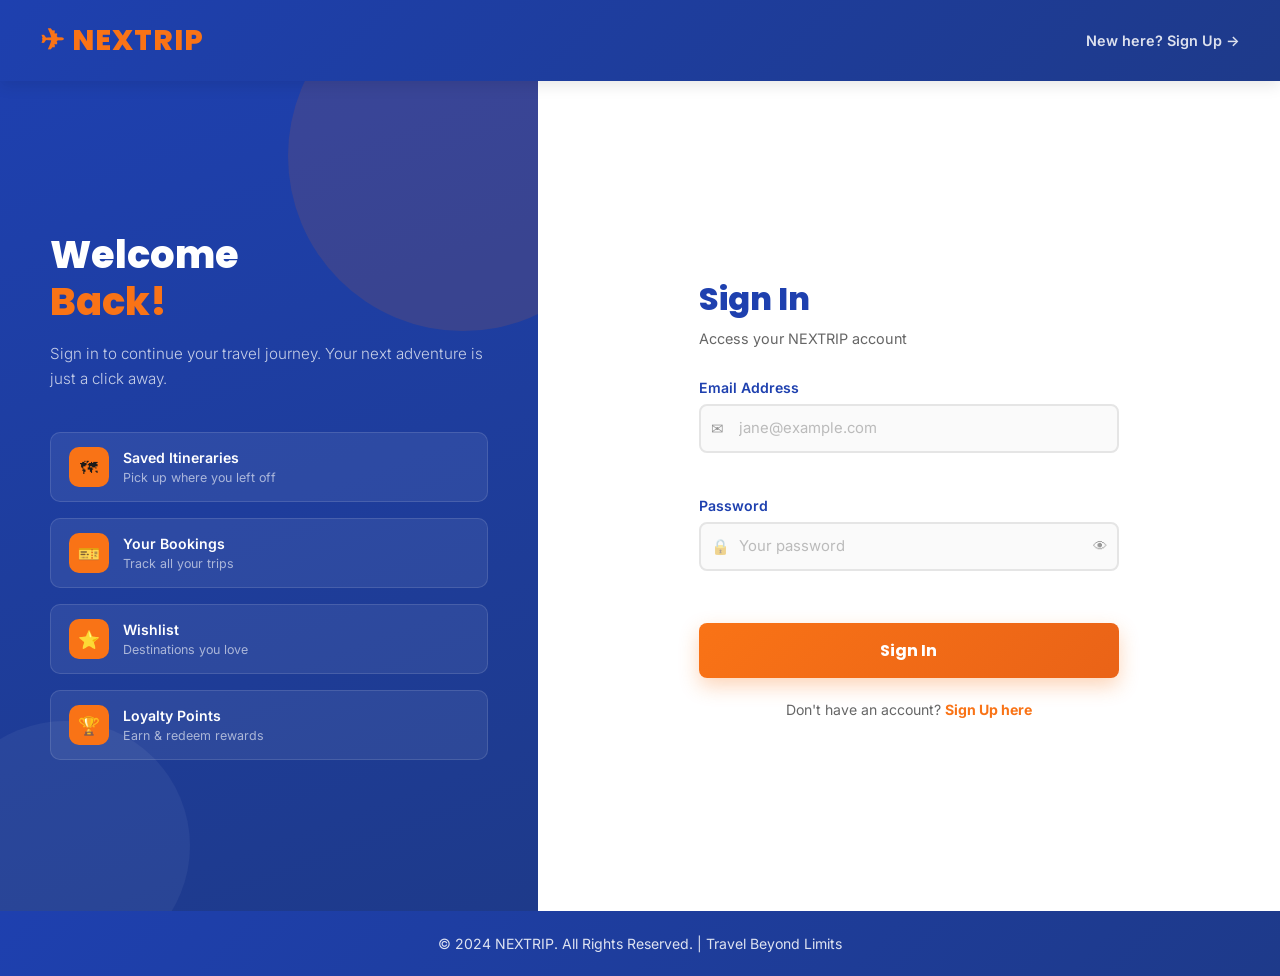
<file: SignIn.html>
<!DOCTYPE html>
<html lang="en">
<head>
    <meta charset="UTF-8">
    <meta name="viewport" content="width=device-width, initial-scale=1.0">
    <title>NEXTRIP - Sign In</title>
    <link href="https://fonts.googleapis.com/css2?family=Poppins:wght@300;400;600;700;800&family=Inter:wght@300;400;600&display=swap" rel="stylesheet">
    <style>
        :root {
            --primary: #1e40af;
            --primary-dark: #1e3a8a;
            --secondary: #f97316;
            --secondary-dark: #ea6317;
            --text-dark: #1a1a1a;
            --text-light: #ffffff;
            --bg-light: #f5f5f5;
            --border: #e5e5e5;
            --shadow: 0 4px 15px rgba(0,0,0,0.1);
            --shadow-lg: 0 10px 30px rgba(0,0,0,0.15);
            --error: #dc2626;
            --success: #16a34a;
        }

        * { margin: 0; padding: 0; box-sizing: border-box; }
        html { scroll-behavior: smooth; font-size: 16px; }

        body {
            font-family: 'Inter', sans-serif;
            color: var(--text-dark);
            background: var(--bg-light);
            min-height: 100vh;
            display: flex;
            flex-direction: column;
        }

        a { text-decoration: none; color: inherit; transition: all 0.3s ease; }
        h1, h2, h3 { font-family: 'Poppins', sans-serif; font-weight: 700; }

        /* ── HEADER ── */
        .header {
            background: linear-gradient(135deg, var(--primary) 0%, var(--primary-dark) 100%);
            padding: 1.2rem 2rem;
            position: sticky;
            top: 0;
            z-index: 100;
            box-shadow: var(--shadow);
        }

        .header-inner {
            max-width: 1200px;
            margin: 0 auto;
            display: flex;
            justify-content: space-between;
            align-items: center;
        }

        .brand {
            font-family: 'Poppins', sans-serif;
            font-size: 1.8rem;
            font-weight: 800;
            color: var(--secondary);
            letter-spacing: 1px;
            text-decoration: none;
        }

        .header-link {
            color: rgba(255,255,255,0.85);
            font-size: 0.9rem;
            font-weight: 600;
            transition: color 0.3s;
        }

        .header-link:hover { color: var(--secondary); }

        /* ── MAIN LAYOUT ── */
        .page-wrap {
            flex: 1;
            display: flex;
            align-items: stretch;
            min-height: calc(100vh - 70px);
        }

        /* ── LEFT PANEL ── */
        .left-panel {
            width: 42%;
            background: linear-gradient(160deg, var(--primary) 0%, var(--primary-dark) 100%);
            padding: 60px 50px;
            display: flex;
            flex-direction: column;
            justify-content: center;
            position: relative;
            overflow: hidden;
        }

        .left-panel::before {
            content: '';
            position: absolute;
            width: 350px; height: 350px;
            border-radius: 50%;
            background: rgba(249,115,22,0.12);
            top: -100px; right: -100px;
        }

        .left-panel::after {
            content: '';
            position: absolute;
            width: 250px; height: 250px;
            border-radius: 50%;
            background: rgba(255,255,255,0.05);
            bottom: -60px; left: -60px;
        }

        .left-content { position: relative; z-index: 1; }

        .left-content h2 {
            font-family: 'Poppins', sans-serif;
            font-size: 2.4rem;
            font-weight: 800;
            color: var(--text-light);
            line-height: 1.2;
            margin-bottom: 1rem;
        }

        .left-content h2 span { color: var(--secondary); }

        .left-content p {
            color: rgba(255,255,255,0.75);
            font-size: 0.95rem;
            line-height: 1.7;
            margin-bottom: 2.5rem;
            font-weight: 300;
        }

        .perks { display: flex; flex-direction: column; gap: 1rem; }

        .perk {
            display: flex;
            align-items: center;
            gap: 14px;
            background: rgba(255,255,255,0.07);
            border: 1px solid rgba(255,255,255,0.12);
            border-radius: 10px;
            padding: 14px 18px;
            transition: background 0.3s;
        }

        .perk:hover { background: rgba(255,255,255,0.12); }

        .perk-icon {
            width: 40px; height: 40px;
            background: var(--secondary);
            border-radius: 10px;
            display: flex;
            align-items: center;
            justify-content: center;
            font-size: 1.1rem;
            flex-shrink: 0;
        }

        .perk-text strong {
            display: block;
            font-size: 0.88rem;
            font-weight: 600;
            color: var(--text-light);
        }

        .perk-text span {
            font-size: 0.78rem;
            color: rgba(255,255,255,0.6);
        }

        /* ── RIGHT PANEL ── */
        .right-panel {
            flex: 1;
            display: flex;
            align-items: center;
            justify-content: center;
            padding: 60px 50px;
            background: #ffffff;
        }

        .form-box {
            width: 100%;
            max-width: 420px;
            animation: slideUp 0.5s ease both;
        }

        @keyframes slideUp {
            from { opacity: 0; transform: translateY(30px); }
            to   { opacity: 1; transform: translateY(0); }
        }

        .form-box h1 {
            font-family: 'Poppins', sans-serif;
            font-size: 2rem;
            font-weight: 800;
            color: var(--primary);
            margin-bottom: 0.4rem;
        }

        .form-box .subtitle {
            color: #666;
            font-size: 0.9rem;
            margin-bottom: 2rem;
        }

        /* ── ALERT BOXES ── */
        .alert {
            display: none;
            align-items: center;
            gap: 10px;
            padding: 12px 16px;
            border-radius: 8px;
            font-size: 0.86rem;
            margin-bottom: 1.2rem;
        }

        .alert.show { display: flex; animation: slideUp 0.3s ease; }
        .alert.error  { background: #fef2f2; border: 1px solid #fecaca; color: var(--error); }
        .alert.success { background: #f0fdf4; border: 1px solid #bbf7d0; color: var(--success); }

        /* ── FORM FIELDS ── */
        .form-group { margin-bottom: 1.4rem; }

        .form-group label {
            display: block;
            font-weight: 600;
            color: var(--primary);
            margin-bottom: 0.5rem;
            font-size: 0.88rem;
        }

        .input-wrap { position: relative; }

        .input-wrap .icon {
            position: absolute;
            left: 12px;
            top: 50%;
            transform: translateY(-50%);
            font-size: 0.95rem;
            opacity: 0.45;
            pointer-events: none;
        }

        .input-wrap input {
            width: 100%;
            padding: 0.85rem 0.9rem 0.85rem 38px;
            border: 2px solid var(--border);
            border-radius: 8px;
            font-family: 'Inter', sans-serif;
            font-size: 0.93rem;
            color: var(--text-dark);
            background: #fafafa;
            transition: all 0.3s ease;
            outline: none;
        }

        .input-wrap input::placeholder { color: #bbb; }

        .input-wrap input:focus {
            border-color: var(--secondary);
            background: #fff;
            box-shadow: 0 0 0 3px rgba(249,115,22,0.12);
        }

        .input-wrap input.error {
            border-color: var(--error);
            box-shadow: 0 0 0 3px rgba(220,38,38,0.1);
        }

        .toggle-pw {
            position: absolute;
            right: 12px;
            top: 50%;
            transform: translateY(-50%);
            background: none;
            border: none;
            cursor: pointer;
            font-size: 0.9rem;
            color: #999;
            transition: color 0.2s;
            padding: 0;
        }

        .toggle-pw:hover { color: var(--primary); }

        .error-msg {
            display: block;
            color: var(--error);
            font-size: 0.8rem;
            margin-top: 0.35rem;
            min-height: 1rem;
        }

        /* ── SUBMIT BUTTON ── */
        .btn-submit {
            width: 100%;
            padding: 0.95rem;
            background: linear-gradient(135deg, var(--secondary) 0%, var(--secondary-dark) 100%);
            color: white;
            font-family: 'Poppins', sans-serif;
            font-size: 1rem;
            font-weight: 700;
            border: none;
            border-radius: 8px;
            cursor: pointer;
            margin-top: 0.5rem;
            transition: all 0.3s ease;
            box-shadow: 0 8px 20px rgba(249,115,22,0.3);
            position: relative;
            overflow: hidden;
        }

        .btn-submit:hover {
            transform: translateY(-2px);
            box-shadow: 0 12px 28px rgba(249,115,22,0.4);
        }

        .btn-submit:active { transform: translateY(0); }

        .btn-submit.loading { pointer-events: none; }
        .btn-submit.loading .btn-text { visibility: hidden; }
        .btn-submit.loading::after {
            content: '';
            position: absolute;
            width: 20px; height: 20px;
            border: 2.5px solid rgba(255,255,255,0.3);
            border-top-color: white;
            border-radius: 50%;
            left: 50%; top: 50%;
            transform: translate(-50%, -50%);
            animation: spin 0.7s linear infinite;
        }

        @keyframes spin { to { transform: translate(-50%, -50%) rotate(360deg); } }

        .switch-link {
            text-align: center;
            margin-top: 1.4rem;
            font-size: 0.88rem;
            color: #666;
        }

        .switch-link a {
            color: var(--secondary);
            font-weight: 700;
        }

        .switch-link a:hover { color: var(--secondary-dark); text-decoration: underline; }

        /* ── FOOTER ── */
        .footer {
            background: linear-gradient(135deg, var(--primary) 0%, var(--primary-dark) 100%);
            color: white;
            padding: 1.5rem 2rem;
            text-align: center;
        }

        .footer p { color: rgba(255,255,255,0.85); font-size: 0.88rem; }

        /* ── RESPONSIVE ── */
        @media (max-width: 900px) {
            .left-panel { display: none; }
            .right-panel { padding: 40px 28px; }
        }

        @media (max-width: 480px) {
            .form-box h1 { font-size: 1.6rem; }
            .right-panel { padding: 32px 20px; }
        }
    </style>
</head>
<body>

    <!-- Header -->
    <header class="header">
        <div class="header-inner">
            <a href="index.html" class="brand">✈ NEXTRIP</a>
            <a href="SignUp.html" class="header-link">New here? Sign Up →</a>
        </div>
    </header>

    <!-- Main -->
    <div class="page-wrap">

        <!-- Left Panel -->
        <div class="left-panel">
            <div class="left-content">
                <h2>Welcome<br><span>Back!</span></h2>
                <p>Sign in to continue your travel journey. Your next adventure is just a click away.</p>
                <div class="perks">
                    <div class="perk">
                        <div class="perk-icon">🗺</div>
                        <div class="perk-text">
                            <strong>Saved Itineraries</strong>
                            <span>Pick up where you left off</span>
                        </div>
                    </div>
                    <div class="perk">
                        <div class="perk-icon">🎫</div>
                        <div class="perk-text">
                            <strong>Your Bookings</strong>
                            <span>Track all your trips</span>
                        </div>
                    </div>
                    <div class="perk">
                        <div class="perk-icon">⭐</div>
                        <div class="perk-text">
                            <strong>Wishlist</strong>
                            <span>Destinations you love</span>
                        </div>
                    </div>
                    <div class="perk">
                        <div class="perk-icon">🏆</div>
                        <div class="perk-text">
                            <strong>Loyalty Points</strong>
                            <span>Earn & redeem rewards</span>
                        </div>
                    </div>
                </div>
            </div>
        </div>

        <!-- Right Panel -->
        <div class="right-panel">
            <div class="form-box">
                <h1>Sign In</h1>
                <p class="subtitle">Access your NEXTRIP account</p>

                <div class="alert error" id="errorAlert">⚠ <span id="errorMsg"></span></div>
                <div class="alert success" id="successAlert">✓ Login successful! Redirecting to your dashboard…</div>

                <div class="form-group">
                    <label for="email">Email Address</label>
                    <div class="input-wrap">
                        <span class="icon">✉</span>
                        <input type="email" id="email" placeholder="jane@example.com">
                    </div>
                    <span class="error-msg" id="emailError"></span>
                </div>

                <div class="form-group">
                    <label for="password">Password</label>
                    <div class="input-wrap">
                        <span class="icon">🔒</span>
                        <input type="password" id="password" placeholder="Your password">
                        <button class="toggle-pw" type="button" onclick="togglePw('password', this)">👁</button>
                    </div>
                    <span class="error-msg" id="passwordError"></span>
                </div>

                <button class="btn-submit" id="submitBtn" onclick="handleSignIn()">
                    <span class="btn-text">Sign In</span>
                </button>

                <div class="switch-link">
                    Don't have an account? <a href="SignUp.html">Sign Up here</a>
                </div>
            </div>
        </div>

    </div>

    <!-- Footer -->
    <footer class="footer">
        <p>© 2024 NEXTRIP. All Rights Reserved. | Travel Beyond Limits</p>
    </footer>

    <script>
        // Pre-fill email if coming from SignUp
        window.addEventListener('DOMContentLoaded', () => {
            const params = new URLSearchParams(window.location.search);
            const email = params.get('email');
            if (email) {
                document.getElementById('email').value = decodeURIComponent(email);
                document.getElementById('password').focus();
            }
        });

        function togglePw(id, btn) {
            const inp = document.getElementById(id);
            inp.type = inp.type === 'password' ? 'text' : 'password';
            btn.textContent = inp.type === 'password' ? '👁' : '🙈';
        }

        function setError(inputId, errId, msg) {
            const inp = document.getElementById(inputId);
            const err = document.getElementById(errId);
            if (msg) {
                inp.classList.add('error');
                err.textContent = msg;
                return true;
            } else {
                inp.classList.remove('error');
                err.textContent = '';
                return false;
            }
        }

        function handleSignIn() {
            document.getElementById('errorAlert').classList.remove('show');
            document.getElementById('successAlert').classList.remove('show');

            const email = document.getElementById('email').value.trim();
            const pass  = document.getElementById('password').value;

            let hasError = false;
            hasError |= setError('email',    'emailError',    !email || !/\S+@\S+\.\S+/.test(email) ? 'Enter a valid email address' : '');
            hasError |= setError('password', 'passwordError', !pass ? 'Please enter your password' : '');
            if (hasError) return;

            const btn = document.getElementById('submitBtn');
            btn.classList.add('loading');

            setTimeout(() => {
                btn.classList.remove('loading');
                const users = JSON.parse(localStorage.getItem('nextrip_users') || '{}');
                const user  = users[email];

                if (!user || user.pass !== pass) {
                    document.getElementById('errorMsg').textContent = 'Incorrect email or password. Please try again.';
                    document.getElementById('errorAlert').classList.add('show');
                    return;
                }

                // Save logged-in user
                localStorage.setItem('nextrip_current_user', JSON.stringify(user));

                document.getElementById('successAlert').classList.add('show');

                // Redirect to main page after 1.2s
                setTimeout(() => {
                    window.location.href = 'index.html';
                }, 1200);
            }, 1000);
        }

        // Allow Enter key to submit
        document.addEventListener('keydown', e => {
            if (e.key === 'Enter') handleSignIn();
        });
    </script>
</body>
</html>
</file>
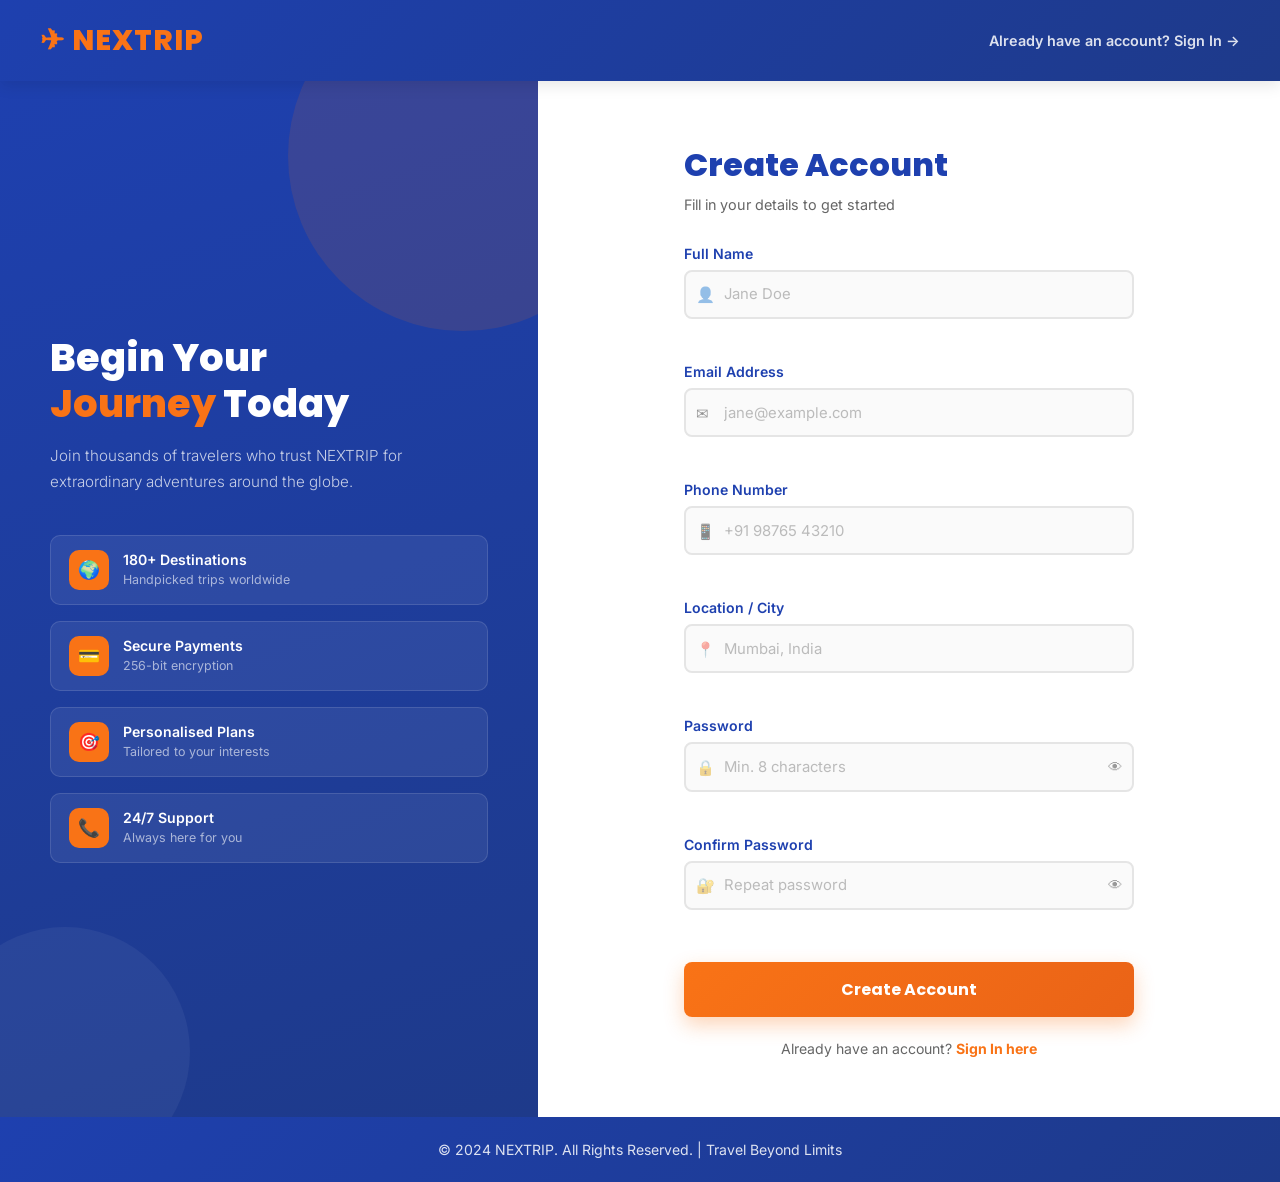
<file: SignUp.html>
<!DOCTYPE html>
<html lang="en">
<head>
    <meta charset="UTF-8">
    <meta name="viewport" content="width=device-width, initial-scale=1.0">
    <title>NEXTRIP - Create Account</title>
    <link href="https://fonts.googleapis.com/css2?family=Poppins:wght@300;400;600;700;800&family=Inter:wght@300;400;600&display=swap" rel="stylesheet">
    <style>
        :root {
            --primary: #1e40af;
            --primary-dark: #1e3a8a;
            --secondary: #f97316;
            --secondary-dark: #ea6317;
            --text-dark: #1a1a1a;
            --text-light: #ffffff;
            --bg-light: #f5f5f5;
            --border: #e5e5e5;
            --shadow: 0 4px 15px rgba(0,0,0,0.1);
            --shadow-lg: 0 10px 30px rgba(0,0,0,0.15);
            --error: #dc2626;
            --success: #16a34a;
        }

        * { margin: 0; padding: 0; box-sizing: border-box; }

        html { scroll-behavior: smooth; font-size: 16px; }

        body {
            font-family: 'Inter', sans-serif;
            color: var(--text-dark);
            background: var(--bg-light);
            min-height: 100vh;
            display: flex;
            flex-direction: column;
        }

        a { text-decoration: none; color: inherit; transition: all 0.3s ease; }
        h1, h2, h3 { font-family: 'Poppins', sans-serif; font-weight: 700; }

        /* ── HEADER ── */
        .header {
            background: linear-gradient(135deg, var(--primary) 0%, var(--primary-dark) 100%);
            padding: 1.2rem 2rem;
            position: sticky;
            top: 0;
            z-index: 100;
            box-shadow: var(--shadow);
        }

        .header-inner {
            max-width: 1200px;
            margin: 0 auto;
            display: flex;
            justify-content: space-between;
            align-items: center;
        }

        .brand {
            font-family: 'Poppins', sans-serif;
            font-size: 1.8rem;
            font-weight: 800;
            color: var(--secondary);
            letter-spacing: 1px;
            text-decoration: none;
        }

        .header-link {
            color: rgba(255,255,255,0.85);
            font-size: 0.9rem;
            font-weight: 600;
            transition: color 0.3s;
        }

        .header-link:hover { color: var(--secondary); }

        /* ── MAIN LAYOUT ── */
        .page-wrap {
            flex: 1;
            display: flex;
            align-items: stretch;
            min-height: calc(100vh - 70px);
        }

        /* ── LEFT PANEL ── */
        .left-panel {
            width: 42%;
            background: linear-gradient(160deg, var(--primary) 0%, var(--primary-dark) 100%);
            padding: 60px 50px;
            display: flex;
            flex-direction: column;
            justify-content: center;
            position: relative;
            overflow: hidden;
        }

        .left-panel::before {
            content: '';
            position: absolute;
            width: 350px; height: 350px;
            border-radius: 50%;
            background: rgba(249,115,22,0.12);
            top: -100px; right: -100px;
        }

        .left-panel::after {
            content: '';
            position: absolute;
            width: 250px; height: 250px;
            border-radius: 50%;
            background: rgba(255,255,255,0.05);
            bottom: -60px; left: -60px;
        }

        .left-content { position: relative; z-index: 1; }

        .left-content h2 {
            font-family: 'Poppins', sans-serif;
            font-size: 2.4rem;
            font-weight: 800;
            color: var(--text-light);
            line-height: 1.2;
            margin-bottom: 1rem;
        }

        .left-content h2 span { color: var(--secondary); }

        .left-content p {
            color: rgba(255,255,255,0.75);
            font-size: 0.95rem;
            line-height: 1.7;
            margin-bottom: 2.5rem;
            font-weight: 300;
        }

        .perks { display: flex; flex-direction: column; gap: 1rem; }

        .perk {
            display: flex;
            align-items: center;
            gap: 14px;
            background: rgba(255,255,255,0.07);
            border: 1px solid rgba(255,255,255,0.12);
            border-radius: 10px;
            padding: 14px 18px;
            transition: background 0.3s;
        }

        .perk:hover { background: rgba(255,255,255,0.12); }

        .perk-icon {
            width: 40px; height: 40px;
            background: var(--secondary);
            border-radius: 10px;
            display: flex;
            align-items: center;
            justify-content: center;
            font-size: 1.1rem;
            flex-shrink: 0;
        }

        .perk-text strong {
            display: block;
            font-size: 0.88rem;
            font-weight: 600;
            color: var(--text-light);
        }

        .perk-text span {
            font-size: 0.78rem;
            color: rgba(255,255,255,0.6);
        }

        /* ── RIGHT PANEL (FORM) ── */
        .right-panel {
            flex: 1;
            display: flex;
            align-items: center;
            justify-content: center;
            padding: 60px 50px;
            background: #ffffff;
        }

        .form-box {
            width: 100%;
            max-width: 450px;
            animation: slideUp 0.5s ease both;
        }

        @keyframes slideUp {
            from { opacity: 0; transform: translateY(30px); }
            to   { opacity: 1; transform: translateY(0); }
        }

        .form-box h1 {
            font-family: 'Poppins', sans-serif;
            font-size: 2rem;
            font-weight: 800;
            color: var(--primary);
            margin-bottom: 0.4rem;
        }

        .form-box .subtitle {
            color: #666;
            font-size: 0.9rem;
            margin-bottom: 2rem;
            font-weight: 400;
        }

        /* ── FORM FIELDS ── */
        .form-group { margin-bottom: 1.4rem; }

        .form-group label {
            display: block;
            font-weight: 600;
            color: var(--primary);
            margin-bottom: 0.5rem;
            font-size: 0.88rem;
        }

        .input-wrap { position: relative; }

        .input-wrap .icon {
            position: absolute;
            left: 12px;
            top: 50%;
            transform: translateY(-50%);
            font-size: 0.95rem;
            opacity: 0.45;
            pointer-events: none;
        }

        .input-wrap input {
            width: 100%;
            padding: 0.85rem 0.9rem 0.85rem 38px;
            border: 2px solid var(--border);
            border-radius: 8px;
            font-family: 'Inter', sans-serif;
            font-size: 0.93rem;
            color: var(--text-dark);
            background: #fafafa;
            transition: all 0.3s ease;
            outline: none;
        }

        .input-wrap input::placeholder { color: #bbb; }

        .input-wrap input:focus {
            border-color: var(--secondary);
            background: #fff;
            box-shadow: 0 0 0 3px rgba(249,115,22,0.12);
        }

        .input-wrap input.error {
            border-color: var(--error);
            box-shadow: 0 0 0 3px rgba(220,38,38,0.1);
        }

        .toggle-pw {
            position: absolute;
            right: 12px;
            top: 50%;
            transform: translateY(-50%);
            background: none;
            border: none;
            cursor: pointer;
            font-size: 0.9rem;
            color: #999;
            transition: color 0.2s;
            padding: 0;
        }

        .toggle-pw:hover { color: var(--primary); }

        .error-msg {
            display: block;
            color: var(--error);
            font-size: 0.8rem;
            margin-top: 0.35rem;
            min-height: 1rem;
        }

        /* ── SUBMIT BUTTON ── */
        .btn-submit {
            width: 100%;
            padding: 0.95rem;
            background: linear-gradient(135deg, var(--secondary) 0%, var(--secondary-dark) 100%);
            color: white;
            font-family: 'Poppins', sans-serif;
            font-size: 1rem;
            font-weight: 700;
            border: none;
            border-radius: 8px;
            cursor: pointer;
            margin-top: 0.5rem;
            transition: all 0.3s ease;
            box-shadow: 0 8px 20px rgba(249,115,22,0.3);
            position: relative;
            overflow: hidden;
        }

        .btn-submit:hover {
            transform: translateY(-2px);
            box-shadow: 0 12px 28px rgba(249,115,22,0.4);
        }

        .btn-submit:active { transform: translateY(0); }

        .btn-submit.loading { pointer-events: none; }
        .btn-submit.loading .btn-text { visibility: hidden; }
        .btn-submit.loading::after {
            content: '';
            position: absolute;
            width: 20px; height: 20px;
            border: 2.5px solid rgba(255,255,255,0.3);
            border-top-color: white;
            border-radius: 50%;
            left: 50%; top: 50%;
            transform: translate(-50%, -50%);
            animation: spin 0.7s linear infinite;
        }

        @keyframes spin { to { transform: translate(-50%, -50%) rotate(360deg); } }

        .switch-link {
            text-align: center;
            margin-top: 1.4rem;
            font-size: 0.88rem;
            color: #666;
        }

        .switch-link a {
            color: var(--secondary);
            font-weight: 700;
            cursor: pointer;
        }

        .switch-link a:hover { color: var(--secondary-dark); text-decoration: underline; }

        /* ── FOOTER ── */
        .footer {
            background: linear-gradient(135deg, var(--primary) 0%, var(--primary-dark) 100%);
            color: white;
            padding: 1.5rem 2rem;
            text-align: center;
        }

        .footer p { color: rgba(255,255,255,0.85); font-size: 0.88rem; }

        /* ── RESPONSIVE ── */
        @media (max-width: 900px) {
            .left-panel { display: none; }
            .right-panel { padding: 40px 28px; }
        }

        @media (max-width: 480px) {
            .form-box h1 { font-size: 1.6rem; }
            .right-panel { padding: 32px 20px; }
        }
    </style>
</head>
<body>

    <!-- Header -->
    <header class="header">
        <div class="header-inner">
            <a href="index.html" class="brand">✈ NEXTRIP</a>
            <a href="SignIn.html" class="header-link">Already have an account? Sign In →</a>
        </div>
    </header>

    <!-- Main -->
    <div class="page-wrap">

        <!-- Left Panel -->
        <div class="left-panel">
            <div class="left-content">
                <h2>Begin Your<br><span>Journey</span> Today</h2>
                <p>Join thousands of travelers who trust NEXTRIP for extraordinary adventures around the globe.</p>
                <div class="perks">
                    <div class="perk">
                        <div class="perk-icon">🌍</div>
                        <div class="perk-text">
                            <strong>180+ Destinations</strong>
                            <span>Handpicked trips worldwide</span>
                        </div>
                    </div>
                    <div class="perk">
                        <div class="perk-icon">💳</div>
                        <div class="perk-text">
                            <strong>Secure Payments</strong>
                            <span>256-bit encryption</span>
                        </div>
                    </div>
                    <div class="perk">
                        <div class="perk-icon">🎯</div>
                        <div class="perk-text">
                            <strong>Personalised Plans</strong>
                            <span>Tailored to your interests</span>
                        </div>
                    </div>
                    <div class="perk">
                        <div class="perk-icon">📞</div>
                        <div class="perk-text">
                            <strong>24/7 Support</strong>
                            <span>Always here for you</span>
                        </div>
                    </div>
                </div>
            </div>
        </div>

        <!-- Right Panel (Form) -->
        <div class="right-panel">
            <div class="form-box">
                <h1>Create Account</h1>
                <p class="subtitle">Fill in your details to get started</p>

                <div class="form-group">
                    <label for="name">Full Name</label>
                    <div class="input-wrap">
                        <span class="icon">👤</span>
                        <input type="text" id="name" placeholder="Jane Doe">
                    </div>
                    <span class="error-msg" id="nameError"></span>
                </div>

                <div class="form-group">
                    <label for="email">Email Address</label>
                    <div class="input-wrap">
                        <span class="icon">✉</span>
                        <input type="email" id="email" placeholder="jane@example.com">
                    </div>
                    <span class="error-msg" id="emailError"></span>
                </div>

                <div class="form-group">
                    <label for="phone">Phone Number</label>
                    <div class="input-wrap">
                        <span class="icon">📱</span>
                        <input type="tel" id="phone" placeholder="+91 98765 43210">
                    </div>
                    <span class="error-msg" id="phoneError"></span>
                </div>

                <div class="form-group">
                    <label for="city">Location / City</label>
                    <div class="input-wrap">
                        <span class="icon">📍</span>
                        <input type="text" id="city" placeholder="Mumbai, India">
                    </div>
                    <span class="error-msg" id="cityError"></span>
                </div>

                <div class="form-group">
                    <label for="password">Password</label>
                    <div class="input-wrap">
                        <span class="icon">🔒</span>
                        <input type="password" id="password" placeholder="Min. 8 characters">
                        <button class="toggle-pw" type="button" onclick="togglePw('password', this)">👁</button>
                    </div>
                    <span class="error-msg" id="passwordError"></span>
                </div>

                <div class="form-group">
                    <label for="confirm">Confirm Password</label>
                    <div class="input-wrap">
                        <span class="icon">🔐</span>
                        <input type="password" id="confirm" placeholder="Repeat password">
                        <button class="toggle-pw" type="button" onclick="togglePw('confirm', this)">👁</button>
                    </div>
                    <span class="error-msg" id="confirmError"></span>
                </div>

                <button class="btn-submit" id="submitBtn" onclick="handleSignUp()">
                    <span class="btn-text">Create Account</span>
                </button>

                <div class="switch-link">
                    Already have an account? <a href="SignIn.html">Sign In here</a>
                </div>
            </div>
        </div>

    </div>

    <!-- Footer -->
    <footer class="footer">
        <p>© 2024 NEXTRIP. All Rights Reserved. | Travel Beyond Limits</p>
    </footer>

    <script>
        function togglePw(id, btn) {
            const inp = document.getElementById(id);
            inp.type = inp.type === 'password' ? 'text' : 'password';
            btn.textContent = inp.type === 'password' ? '👁' : '🙈';
        }

        function setError(inputId, errId, msg) {
            const inp = document.getElementById(inputId);
            const err = document.getElementById(errId);
            if (msg) {
                inp.classList.add('error');
                err.textContent = msg;
                return true;
            } else {
                inp.classList.remove('error');
                err.textContent = '';
                return false;
            }
        }

        function handleSignUp() {
            const name    = document.getElementById('name').value.trim();
            const email   = document.getElementById('email').value.trim();
            const phone   = document.getElementById('phone').value.trim();
            const city    = document.getElementById('city').value.trim();
            const pass    = document.getElementById('password').value;
            const confirm = document.getElementById('confirm').value;

            let hasError = false;

            hasError |= setError('name',     'nameError',     !name || name.length < 3 ? 'Please enter your full name (min. 3 chars)' : '');
            hasError |= setError('email',    'emailError',    !email || !/\S+@\S+\.\S+/.test(email) ? 'Enter a valid email address' : '');
            hasError |= setError('phone',    'phoneError',    !phone || phone.length < 7 ? 'Enter a valid phone number' : '');
            hasError |= setError('city',     'cityError',     !city ? 'Please enter your city' : '');
            hasError |= setError('password', 'passwordError', !pass || pass.length < 8 ? 'Password must be at least 8 characters' : '');
            hasError |= setError('confirm',  'confirmError',  pass !== confirm ? 'Passwords do not match' : '');

            if (hasError) return;

            // Save user to localStorage for SignIn to verify
            const users = JSON.parse(localStorage.getItem('nextrip_users') || '{}');
            if (users[email]) {
                setError('email', 'emailError', 'An account with this email already exists');
                return;
            }

            const btn = document.getElementById('submitBtn');
            btn.classList.add('loading');

            setTimeout(() => {
                users[email] = { name, email, phone, city, pass };
                localStorage.setItem('nextrip_users', JSON.stringify(users));
                btn.classList.remove('loading');
                // Redirect to SignIn with email pre-filled
                window.location.href = 'SignIn.html?email=' + encodeURIComponent(email);
            }, 1200);
        }

        // Allow Enter key to submit
        document.addEventListener('keydown', e => {
            if (e.key === 'Enter') handleSignUp();
        });
    </script>
</body>
</html>
</file>
